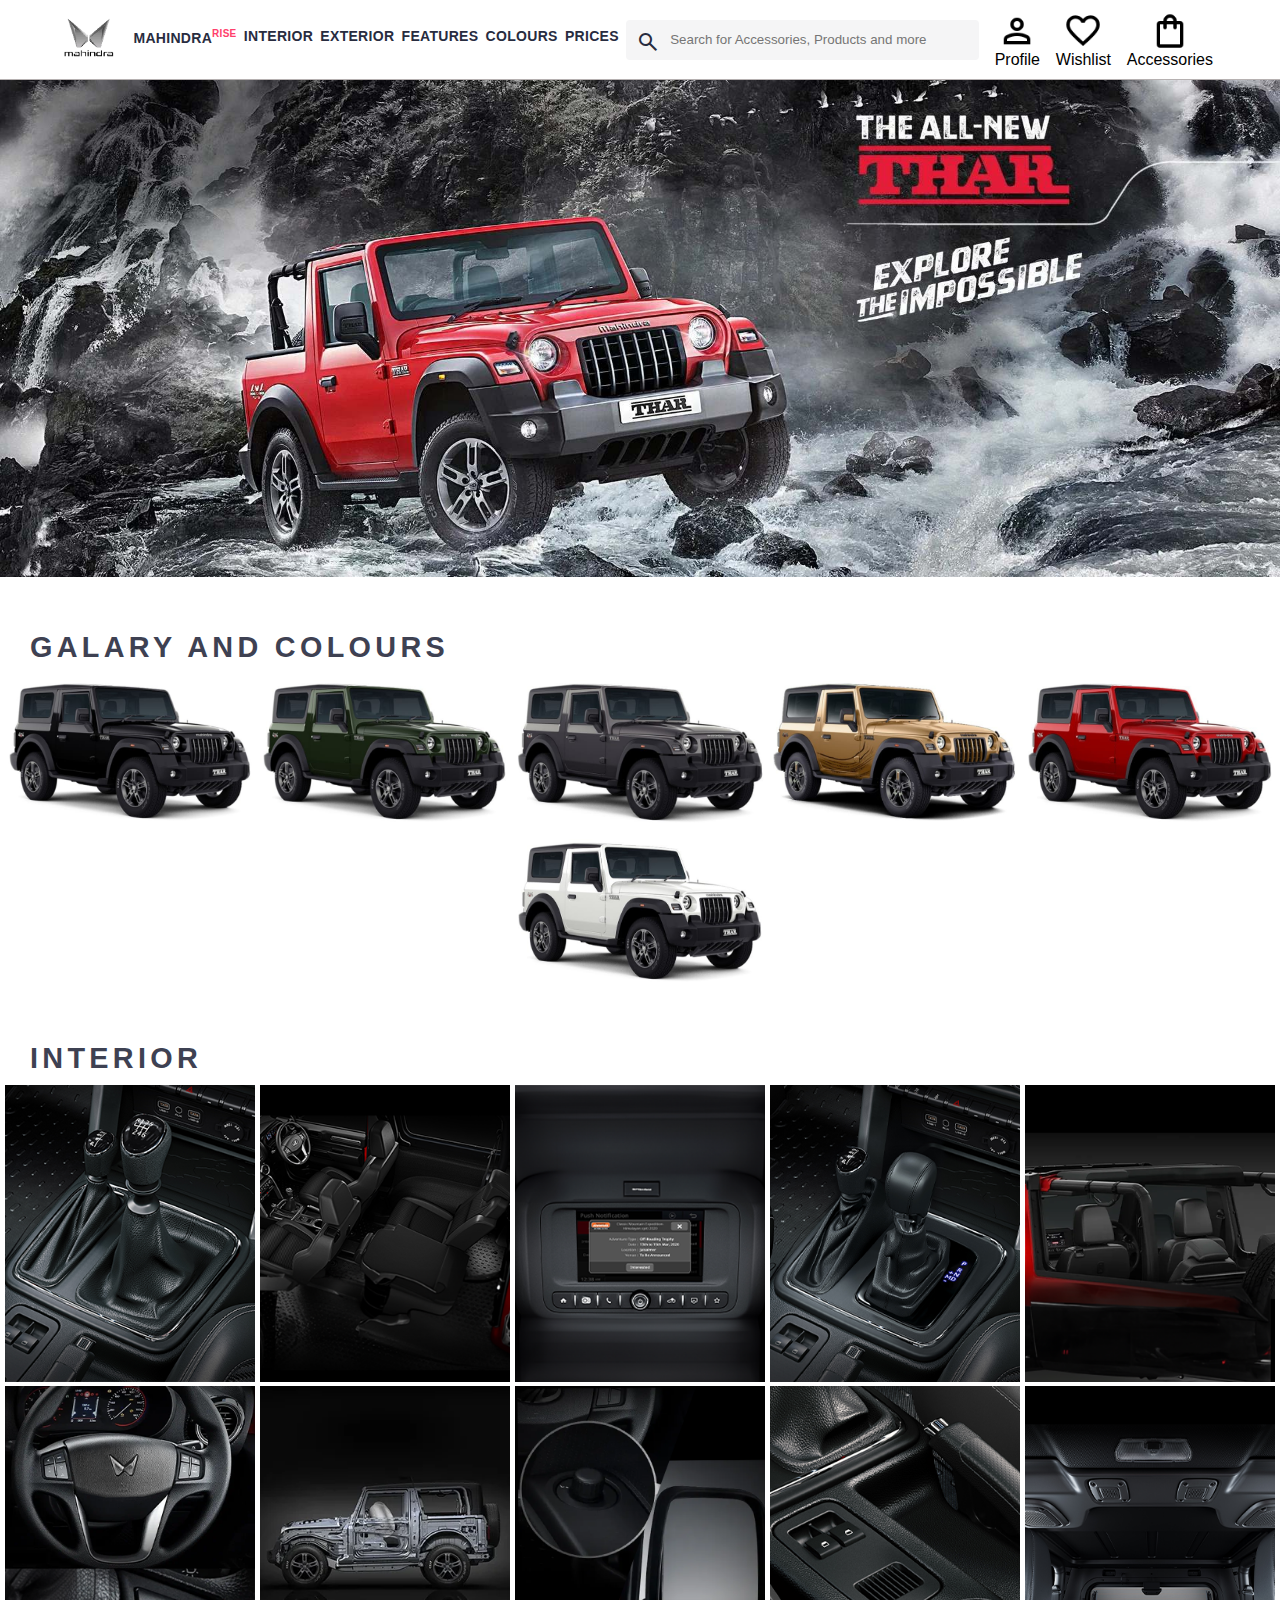
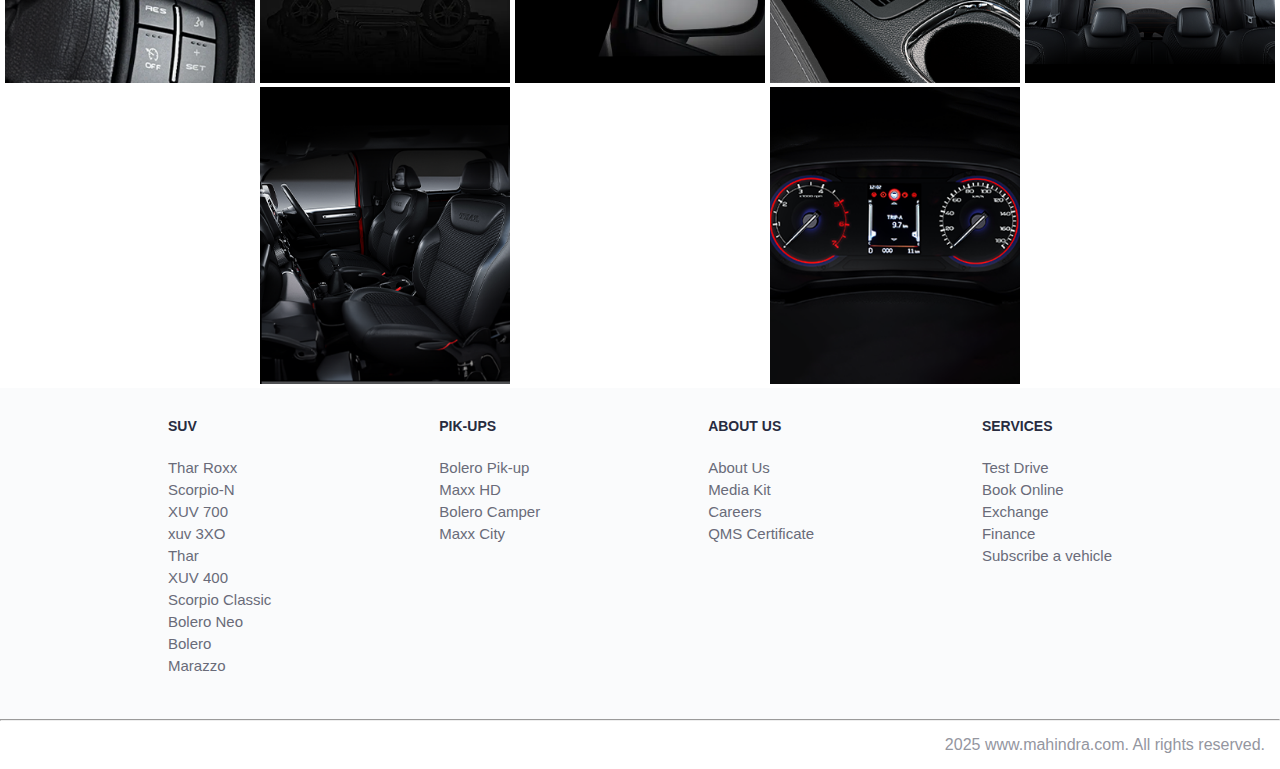
<file: LEVEL 1/TASK 1/LANDING PAGE/index.html>
<!DOCTYPE html>
<html lang="en">

<head>
  <title>Mahindra</title>
  <link rel="stylesheet" href="index.css">
  <link rel="icon" href="Images/titleLogo.jpeg">
  <link rel="stylesheet" href="https://fonts.googleapis.com/css2?family=Material+Symbols+Outlined:opsz,wght,FILL,GRAD@20..48,100..700,0..1,-50..200&icon_names=search" />
</head>

<body>
  <header>
    <div class="logo_container">
      <a href="#"><img class="mahindra_home" src="Images/mahindraLogo.png" alt="Mahindra Logo"></a>
    </div>
    <nav class="nav_bar">
      <a href="#">MAHINDRA<sup>RISE</sup></a>
      <a href="#">INTERIOR</a>
      <a href="#">EXTERIOR</a>
      <a href="#">FEATURES</a>
      <a href="#">COLOURS</a>
      <a href="#">PRICES</a>
    </nav>
    <div class="search_bar">
      <span class="material-symbols-outlined search_icon">search</span>
      <input class="search_input" placeholder="Search for Accessories, Products and more">
    </div>
    <div class="action_bar">
      <div class="action_container">
        <img class = "action_icon" src="Images/person.png" alt="Person">
        <span class="action_name">Profile</span>
      </div>
      <div class="action_container">
        <img class = "action_icon" src="Images/wishlist.png" alt="Wishlist">
        <span class="action_name">Wishlist</span>
      </div>
      <div class="action_container">
        <img class = "action_icon" src="Images/bag.png" alt="Bag">
        <span class="action_name">Accessories</span>
      </div>
  </div>
  </header>
  <main>
  <div class="banner_container">
    <img class="banner_image" src="Images/tharBanner.jpg" alt="Main Banner">
  </div>
  <div class="category_heading">GALARY AND COLOURS</div>
    <div class="category_items">
      <a href="#"><img class="sale_item" src="Images/Colors/black.jpg"></a>
      <a href="#"><img class="sale_item" src="Images/Colors/green.jpg"></a>
      <a href="#"><img class="sale_item" src="Images/Colors/grey.jpg"></a>
      <a href="#"><img class="sale_item" src="Images/Colors/orange.jpg"></a>
      <a href="#"><img class="sale_item" src="Images/Colors/red.jpg"></a>
      <a href="#"><img class="sale_item" src="Images/Colors/white.jpg"></a>
    </div>
  <div class="category_heading">INTERIOR</div>
    <div class="category_items">
      <a href="#"><img class="sale_item" src="Images/Interior/manualTransmission.webp"></a>
      <a href="#"><img class="sale_item" src="Images/Interior/50-50-Split-Seats.webp"></a>
      <a href="#"><img class="sale_item" src="Images/Interior/Adventure-Event-Notification.webp"></a>
      <a href="#"><img class="sale_item" src="Images/Interior/automaticTransmission.webp"></a>
      <a href="#"><img class="sale_item" src="Images/Interior/Built-in-Interior-Roll-Cage.webp"></a>
      <a href="#"><img class="sale_item" src="Images/Interior/Cruise-Control.webp"></a>
      <a href="#"><img class="sale_item" src="Images/Interior/Dual-Front-AirBags-new.webp"></a>
      <a href="#"><img class="sale_item" src="Images/Interior/Electrically-Adjustable-ORVMs.webp"></a>
      <a href="#"><img class="sale_item" src="Images/Interior/Power-Windows.webp"></a>
      <a href="#"><img class="sale_item" src="Images/Interior/Roof-Mounted-Speakers.webp"></a>
      <a href="#"><img class="sale_item" src="Images/Interior/Sporty-Front-Seats.webp"></a>
      <a href="#"><img class="sale_item" src="Images/Interior/TFT-Multi-Information-Display.webp"></a>
    </div>
  </main>
  <footer>
    <div class="footer_container">
     <div class="footer_column">
         <H3>SUV</H3>
         <a href="#">Thar Roxx</a>
         <a href="#">Scorpio-N</a>
         <a href="#">XUV 700</a>
         <a href="#">xuv 3XO</a>
         <a href="#">Thar</a>
         <a href="#">XUV 400</a>
         <a href="#">Scorpio Classic</a>
         <a href="#">Bolero Neo</a>
         <a href="#">Bolero</a>
         <a href="#">Marazzo</a>
         </div>

         <div class="footer_column">
         <H3>PIK-UPS</H3>
         <a href="#">Bolero Pik-up</a>
         <a href="#">Maxx HD</a>
         <a href="#">Bolero Camper</a>
         <a href="#">Maxx City</a>

         </div>
         
         <div class="footer_column">
         <H3>ABOUT US</H3>
         <a href="#">About Us</a>
         <a href="#">Media Kit</a>
         <a href="#">Careers</a>
         <a href="#">QMS Certificate</a>
         </div>

         <div class="footer_column">
         <H3>SERVICES</H3>
         <a href="#">Test Drive</a>
         <a href="#">Book Online</a>
         <a href="#">Exchange</a>
         <a href="#">Finance</a>
         <a href="#">Subscribe a vehicle</a>
         </div>
         
    </div>
    <hr>
    <div class="copyright">2025 www.mahindra.com. All rights reserved.</div> 
 </footer>
  
</body>

</html>
</file>
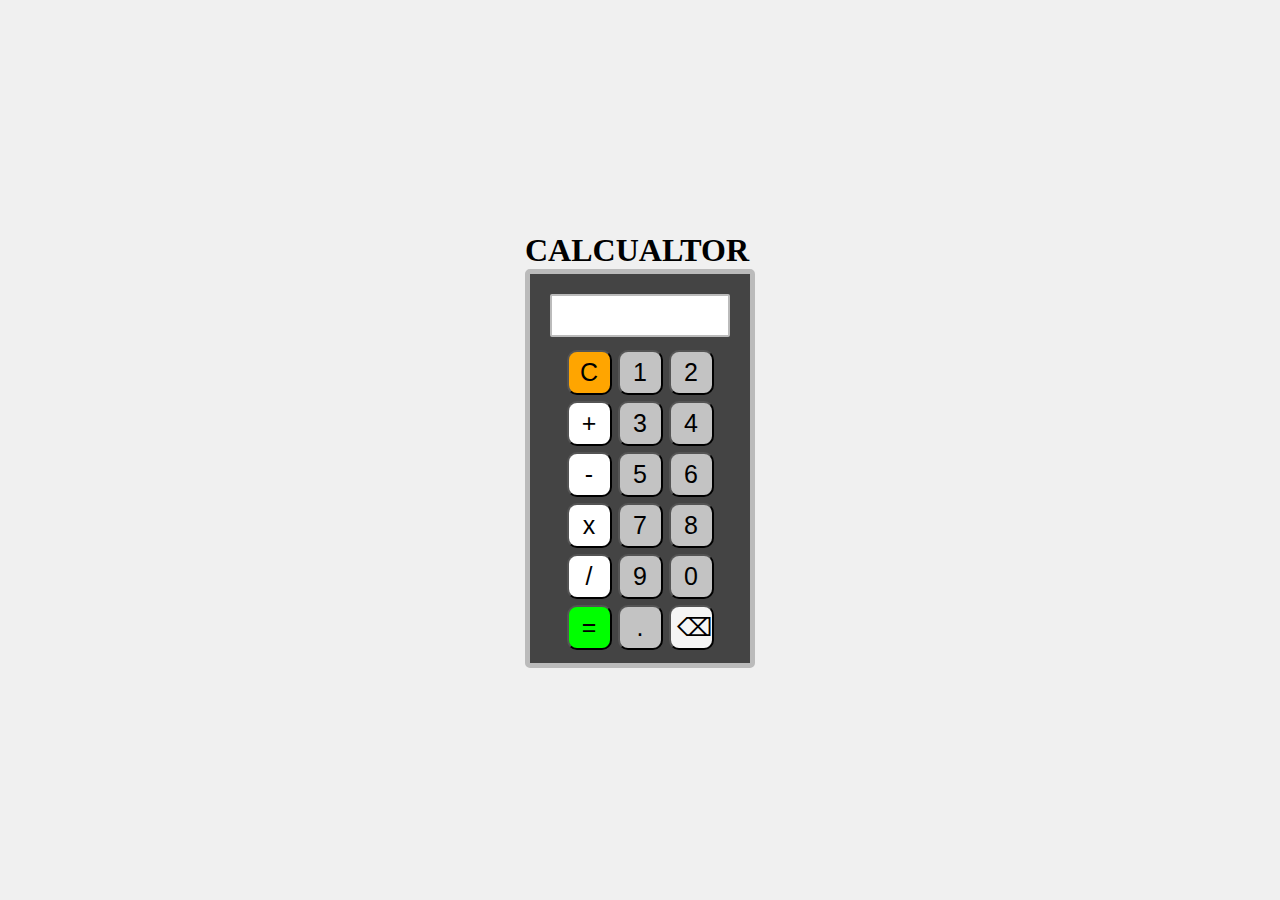
<file: LEVEL 1/TASK 3/CALCULATOR/calculator.html>
<!DOCTYPE html>
<html lang="en">
<head>
  <meta charset="UTF-8">
  <meta name="viewport" content="width=device-width, initial-scale=1.0">
  <title>Calculator</title>
  <link rel="stylesheet" href="calculator.css">
</head>
<body>
  <h1 class="Heading">CALCUALTOR</>
  <div id="calculator">
    <input type="text" id="display" readonly>
    <div class="button-container">
      <button class="button clear-Button" onclick="currentDisplay = ''; 
      document.querySelector('#display').value = currentDisplay;">C</button>
      <button class="button" onclick="currentDisplay = currentDisplay + '1'; 
      document.querySelector('#display').value = currentDisplay;">1</button>
      <button class="button" onclick="currentDisplay = currentDisplay + '2'; 
      document.querySelector('#display').value = currentDisplay;">2</button>
      <button class="button opertion-Button" onclick="currentDisplay = currentDisplay + '+'; 
      document.querySelector('#display').value = currentDisplay;">+</button>
      <button class="button" onclick="currentDisplay = currentDisplay + '3'; 
      document.querySelector('#display').value = currentDisplay;">3</button>
      <button class="button" onclick="currentDisplay = currentDisplay + '4'; 
      document.querySelector('#display').value = currentDisplay;">4</button>
      <button class="button opertion-Button" onclick="currentDisplay = currentDisplay + '-'; 
      document.querySelector('#display').value = currentDisplay;">-</button>
      <button class="button" onclick="currentDisplay = currentDisplay + '5'; 
      document.querySelector('#display').value = currentDisplay;">5</button>
      <button class="button" onclick="currentDisplay = currentDisplay + '6'; 
      document.querySelector('#display').value = currentDisplay;">6</button>
      <button class="button opertion-Button" onclick="currentDisplay = currentDisplay + '*'; 
      document.querySelector('#display').value = currentDisplay;">x</button>
      <button class="button" onclick="currentDisplay = currentDisplay + '7'; 
      document.querySelector('#display').value = currentDisplay;">7</button>
      <button class="button" onclick="currentDisplay = currentDisplay + '8'; 
      document.querySelector('#display').value = currentDisplay;">8</button>
      <button class="button opertion-Button" onclick="currentDisplay = currentDisplay + '/'; 
      document.querySelector('#display').value = currentDisplay;">/</button>
      <button class="button" onclick="currentDisplay = currentDisplay + '9'; 
      document.querySelector('#display').value = currentDisplay;">9</button>
      <button class="button" onclick="currentDisplay = currentDisplay + '0'; 
      document.querySelector('#display').value = currentDisplay;">0</button>
      <button class="button equal-Button" onclick="currentDisplay = eval(currentDisplay); 
      document.querySelector('#display').value = currentDisplay;">=</button>
      <button class="button" onclick="currentDisplay = currentDisplay + '.'; 
      document.querySelector('#display').value = currentDisplay;">.</button>
      <button class="button back-Button" onclick="currentDisplay = currentDisplay.slice(0, -1); 
      document.querySelector('#display').value = currentDisplay;">&#9003;</button>

    </div>
  </div>
  <script src="calculator.js"></script>
</body>
</html>
</file>
<file: LEVEL 1/TASK 1/LANDING PAGE/index.css>
*{
  margin: 0;
  padding: 0;
  font-family: Assistant, -apple-system, BlinkMacSystemFont, Segoe UI, Roboto, Helvetica, Arial, sans-serif;
  box-sizing: border-box;
}

/* Header */

header{
  display: flex;
  background-color: white;
  height: 80px;
  justify-content: space-between;
  align-items: center;
  border-bottom: 1px solid #b6b1b1;
}

.mahindra_home{
  height: 75px;   
}
.logo_container{
  margin-left: 4%;
}
.action_bar{
  margin-right: 4%;
}
.nav_bar{
  display: flex;
  min-width: 500px;
  justify-content: space-evenly;
}
.nav_bar a{
  font-size: 14px;
  letter-spacing: .3px;
  color: #282c3f;
  font-weight: 700;
  text-transform: uppercase;
  text-decoration: none;
  padding: 28px 0;
  border-bottom: 5px solid white;
}
.nav_bar a:hover{
  border-bottom: 4px solid #f54e77;
}
.nav_bar a sup{
  color: #ff3f6c;
  font-size: 10px;
}
.search_bar{
  height: 40px;
  min-width: 200px;
  width: 30%;
  display: flex;
  align-items: center;
}

.search_icon{
  box-sizing: content-box;
  height: 20px;
  padding: 10px;
  background-color: #f5f5f6;
  color: #282c3f;
  font-weight: 300;
  border-radius: 4px 0 0 4px;
}
.search_input{
  background-color: #f5f5f6;
  color: #696e79;
  flex-grow: 1;
  height: 40px;
  border: 0;
  border-radius: 0 4px 4px 0;
}


.action_bar{
  display: flex;
  min-width: 250px;
  justify-content: space-evenly;
}
.action_container{
  display: flex;
  flex-direction: column;
  align-items: center;
}
.action_icon{
  height: 40px;
}

/* Main */

.banner_image{
  width: 100%;
}

.banner_container{
  margin: 0px 0 ;
}

.category_heading{
  text-transform: uppercase;
  color: #3e4152;
  letter-spacing: 0.15em;
  font-size: 1.8em;
  margin: 50px 0 10px 30px;
  max-height: 5em;
  font-weight: 700;
}
.category_items{
  display: flex;
  flex-wrap: wrap;
  justify-content: space-evenly;
}
.sale_item{
  width: 250px;
}

.footer_container{
  padding: 30px 0px 40px 0px;
  background-color: #fafbfc;
  display: flex;
  justify-content: space-evenly;
}
.footer_column{
  display: flex;
  flex-direction: column;
}
.footer_column h3{
  color: #282c3f;
  font-size: 14px;
  margin-bottom: 25px;
}
.footer_column a{
  color: #696b79;
  font-size: 15px;
  text-decoration: none;
  padding-bottom: 5px;
}
.copyright{
  color: #94969f;
  text-align: end;
  padding: 15px;
}
</file>
<file: LEVEL 1/TASK 3/CALCULATOR/calculator.css>
#calculator {
  border: 5px solid rgb(187, 187, 187);
  border-radius: 5px;
  width: 200px;
  background-color: rgb(68, 68, 68);
  display: flex;
  justify-content: center;
  flex-wrap: wrap;
  padding: 10px;
}

body {
  display: flex;
  flex-direction: column;
  justify-content: center;
  align-items: center;
  height: 100vh;
  margin: 0;
  background-color: #f0f0f0;
}

.heading {
  text-align: center;
  margin-bottom: 20px;
  font-size: 1.5em;
}

#display {
  margin: 10px;
  width: 85%;
  font-size: 25px;
  border: 2px solid rgb(187, 187, 187);
  border-radius: 2px;
  padding: 5px;
}

.button {
  width: 45px;
  height: 45px;
  margin: 3px;
  background-color: rgb(195, 195, 195);
  font-size: 25px;
  font-weight: 200;
  border-radius: 10px;
}

.button-container {
  display: flex;
  justify-content: center;
  flex-wrap: wrap;
}

.clear-Button {
  background-color: orange;
}

.opertion-Button {
  background-color: white;
}

.equal-Button {
  background-color: rgb(0, 255, 0);
}

.back-Button {
  background-color: whitesmoke;
}
</file>
